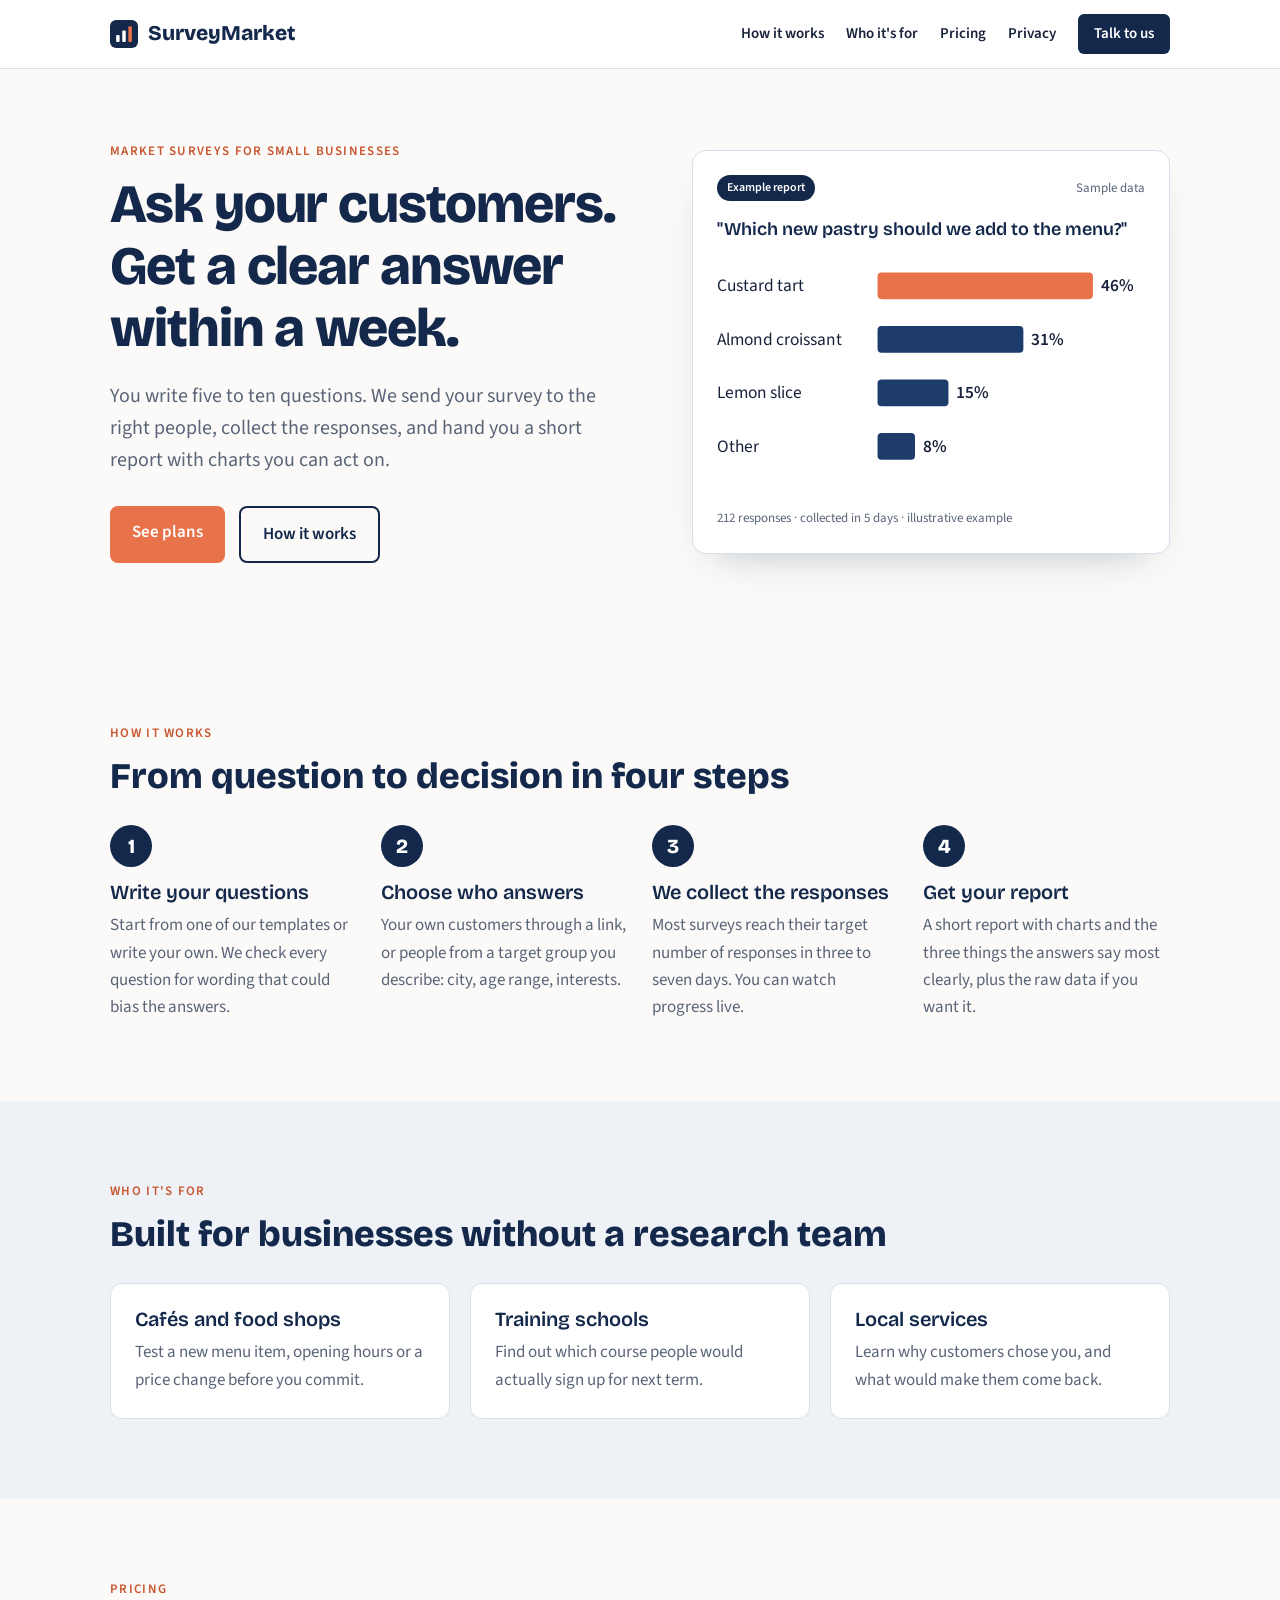
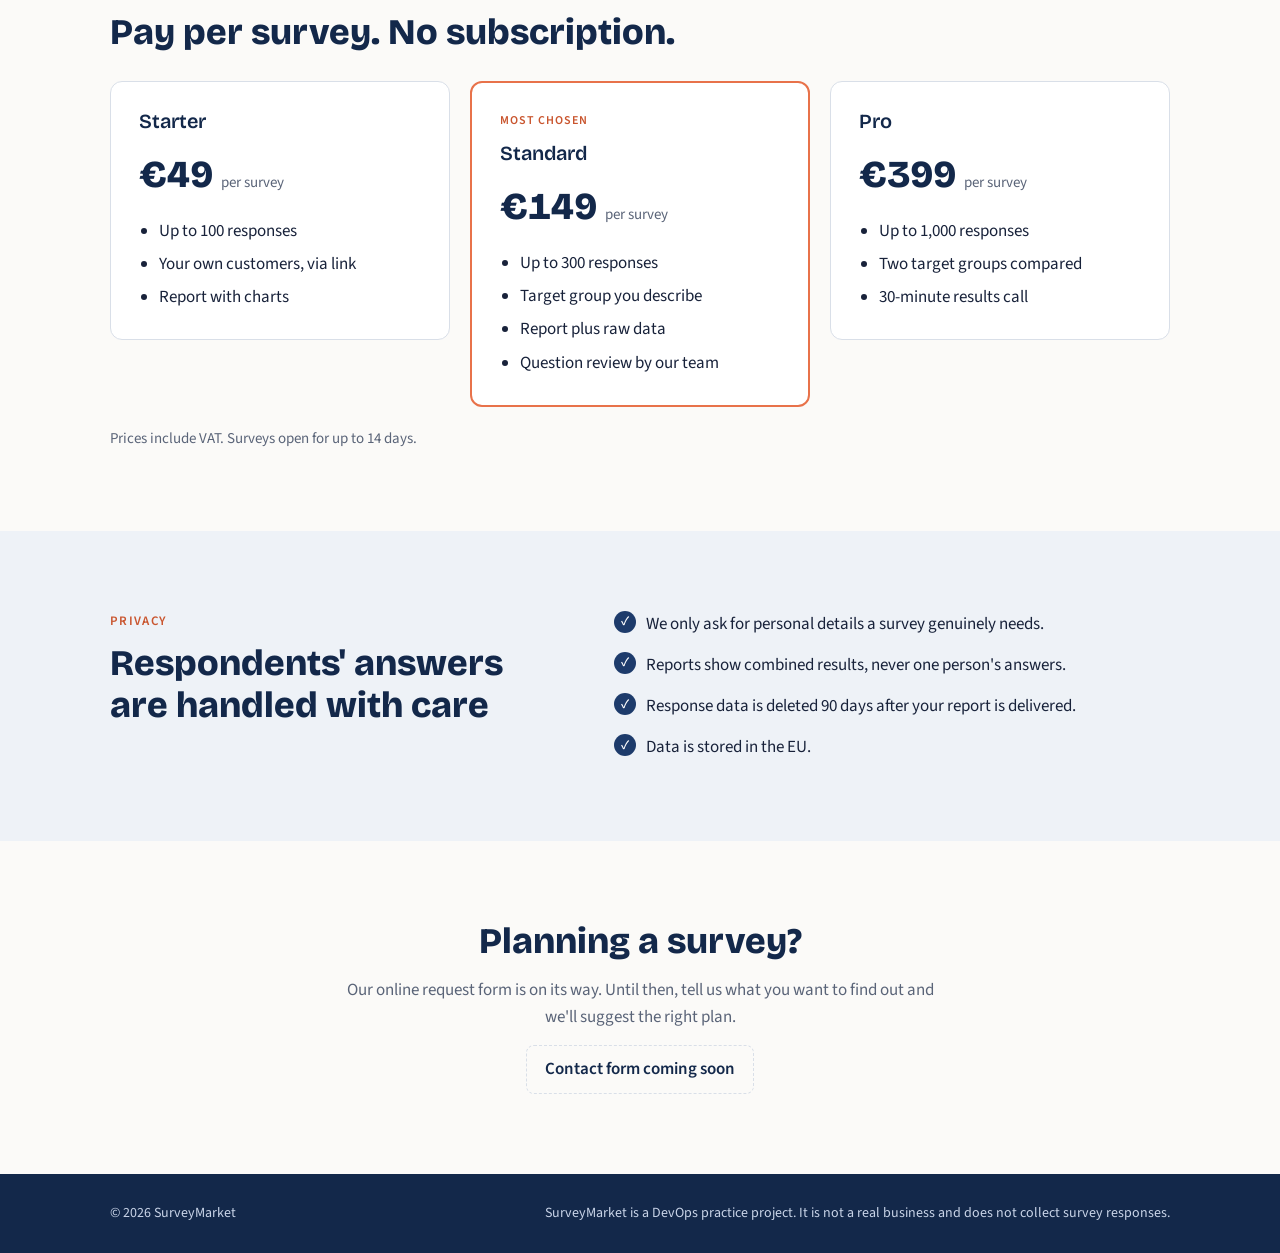
<file: index.html>
<!doctype html>
<html lang="en">
<head>
  <meta charset="utf-8">
  <meta name="viewport" content="width=device-width, initial-scale=1">
  <title>SurveyMarket | Quick market surveys for small businesses</title>
  <meta name="description" content="SurveyMarket helps small businesses ask their customers the right questions and get a clear answer within a week.">
  <link rel="icon" href="assets/favicon.svg" type="image/svg+xml">
  <link rel="preconnect" href="https://fonts.googleapis.com">
  <link rel="preconnect" href="https://fonts.gstatic.com" crossorigin>
  <link rel="stylesheet" href="https://fonts.googleapis.com/css2?family=Bricolage+Grotesque:opsz,wght@12..96,600;12..96,800&family=Source+Sans+3:wght@400;600&display=swap">
  <link rel="stylesheet" href="styles.css">
</head>
<body>

  <header class="site-header">
    <div class="container header-row">
      <a class="brand" href="#top" aria-label="SurveyMarket home">
        <img src="assets/favicon.svg" alt="" width="28" height="28">
        <span>SurveyMarket</span>
      </a>
      <nav class="nav" aria-label="Main">
        <a href="#how">How it works</a>
        <a href="#who">Who it's for</a>
        <a href="#pricing">Pricing</a>
        <a href="#privacy">Privacy</a>
        <a class="nav-cta" href="#contact">Talk to us</a>
      </nav>
    </div>
  </header>

  <main id="top">

    <section class="hero">
      <div class="container hero-grid">
        <div>
          <p class="eyebrow">Market surveys for small businesses</p>
          <h1>Ask your customers. Get a clear answer within a week.</h1>
          <p class="lede">You write five to ten questions. We send your survey to the right people, collect the responses, and hand you a short report with charts you can act on.</p>
          <div class="hero-actions">
            <a class="btn btn-primary" href="#pricing">See plans</a>
            <a class="btn btn-ghost" href="#how">How it works</a>
          </div>
        </div>

        <figure class="report-card" aria-labelledby="report-caption">
          <div class="report-head">
            <span class="report-tag">Example report</span>
            <span class="report-meta">Sample data</span>
          </div>
          <p class="report-q">"Which new pastry should we add to the menu?"</p>
          <svg class="chart" viewBox="0 0 320 170" role="img" aria-label="Bar chart: Custard tart 46 percent, Almond croissant 31 percent, Lemon slice 15 percent, Other 8 percent">
            <g class="chart-labels">
              <text x="0" y="24">Custard tart</text>
              <text x="0" y="64">Almond croissant</text>
              <text x="0" y="104">Lemon slice</text>
              <text x="0" y="144">Other</text>
            </g>
            <g class="chart-bars">
              <rect x="120" y="10" width="161" height="20" rx="3"></rect>
              <rect x="120" y="50" width="109" height="20" rx="3"></rect>
              <rect x="120" y="90" width="53" height="20" rx="3"></rect>
              <rect x="120" y="130" width="28" height="20" rx="3"></rect>
            </g>
            <g class="chart-values">
              <text x="287" y="24">46%</text>
              <text x="235" y="64">31%</text>
              <text x="179" y="104">15%</text>
              <text x="154" y="144">8%</text>
            </g>
          </svg>
          <figcaption id="report-caption">212 responses · collected in 5 days · illustrative example</figcaption>
        </figure>
      </div>
    </section>

    <section id="how" class="section">
      <div class="container">
        <p class="eyebrow">How it works</p>
        <h2>From question to decision in four steps</h2>
        <ol class="steps">
          <li>
            <h3>Write your questions</h3>
            <p>Start from one of our templates or write your own. We check every question for wording that could bias the answers.</p>
          </li>
          <li>
            <h3>Choose who answers</h3>
            <p>Your own customers through a link, or people from a target group you describe: city, age range, interests.</p>
          </li>
          <li>
            <h3>We collect the responses</h3>
            <p>Most surveys reach their target number of responses in three to seven days. You can watch progress live.</p>
          </li>
          <li>
            <h3>Get your report</h3>
            <p>A short report with charts and the three things the answers say most clearly, plus the raw data if you want it.</p>
          </li>
        </ol>
      </div>
    </section>

    <section id="who" class="section section-alt">
      <div class="container">
        <p class="eyebrow">Who it's for</p>
        <h2>Built for businesses without a research team</h2>
        <div class="cards">
          <article class="card">
            <h3>Cafés and food shops</h3>
            <p>Test a new menu item, opening hours or a price change before you commit.</p>
          </article>
          <article class="card">
            <h3>Training schools</h3>
            <p>Find out which course people would actually sign up for next term.</p>
          </article>
          <article class="card">
            <h3>Local services</h3>
            <p>Learn why customers chose you, and what would make them come back.</p>
          </article>
        </div>
      </div>
    </section>

    <section id="pricing" class="section">
      <div class="container">
        <p class="eyebrow">Pricing</p>
        <h2>Pay per survey. No subscription.</h2>
        <div class="plans">
          <article class="plan">
            <h3>Starter</h3>
            <p class="price">€49 <span>per survey</span></p>
            <ul>
              <li>Up to 100 responses</li>
              <li>Your own customers, via link</li>
              <li>Report with charts</li>
            </ul>
          </article>
          <article class="plan plan-featured">
            <p class="plan-flag">Most chosen</p>
            <h3>Standard</h3>
            <p class="price">€149 <span>per survey</span></p>
            <ul>
              <li>Up to 300 responses</li>
              <li>Target group you describe</li>
              <li>Report plus raw data</li>
              <li>Question review by our team</li>
            </ul>
          </article>
          <article class="plan">
            <h3>Pro</h3>
            <p class="price">€399 <span>per survey</span></p>
            <ul>
              <li>Up to 1,000 responses</li>
              <li>Two target groups compared</li>
              <li>30-minute results call</li>
            </ul>
          </article>
        </div>
        <p class="note">Prices include VAT. Surveys open for up to 14 days.</p>
      </div>
    </section>

    <section id="privacy" class="section section-alt">
      <div class="container privacy">
        <div>
          <p class="eyebrow">Privacy</p>
          <h2>Respondents' answers are handled with care</h2>
        </div>
        <ul class="checks">
          <li>We only ask for personal details a survey genuinely needs.</li>
          <li>Reports show combined results, never one person's answers.</li>
          <li>Response data is deleted 90 days after your report is delivered.</li>
          <li>Data is stored in the EU.</li>
        </ul>
      </div>
    </section>

    <section id="contact" class="section">
      <div class="container contact">
        <h2>Planning a survey?</h2>
        <p>Our online request form is on its way. Until then, tell us what you want to find out and we'll suggest the right plan.</p>
        <p class="contact-soon">Contact form coming soon</p>
      </div>
    </section>

  </main>

  <footer class="site-footer">
    <div class="container footer-row">
      <p>&copy; 2026 SurveyMarket</p>
      <p class="practice">SurveyMarket is a DevOps practice project. It is not a real business and does not collect survey responses.</p>
    </div>
  </footer>

</body>
</html>
</file>
<file: styles.css>
/* SurveyMarket website styles */
:root {
  --navy: #13284a;
  --navy-2: #1d3b6b;
  --accent: #e8724a;
  --accent-dark: #c9552e;
  --bg: #fbfaf8;
  --bg-alt: #eef2f7;
  --ink: #18223a;
  --muted: #5a6478;
  --line: #d9dfe8;
  --white: #ffffff;
  --display: "Bricolage Grotesque", "Helvetica Neue", Arial, sans-serif;
  --body: "Source Sans 3", "Segoe UI", Arial, sans-serif;
}

* { box-sizing: border-box; }
html { scroll-behavior: smooth; }
body {
  margin: 0;
  background: var(--bg);
  color: var(--ink);
  font-family: var(--body);
  font-size: 17px;
  line-height: 1.6;
}
img { max-width: 100%; }
h1, h2, h3 { font-family: var(--display); line-height: 1.15; margin: 0; text-wrap: balance; }
h1 { font-size: clamp(34px, 5vw, 54px); font-weight: 800; color: var(--navy); letter-spacing: -0.02em; }
h2 { font-size: clamp(26px, 3.4vw, 36px); font-weight: 800; color: var(--navy); margin-bottom: 28px; }
h3 { font-size: 20px; font-weight: 600; color: var(--navy); }
p { margin: 0; }
a { color: var(--navy-2); }
a:focus-visible, .btn:focus-visible { outline: 3px solid var(--accent); outline-offset: 3px; }

.container { max-width: 1100px; margin: 0 auto; padding: 0 20px; }
.eyebrow {
  font-size: 13px; font-weight: 600; letter-spacing: 0.1em; text-transform: uppercase;
  color: var(--accent-dark); margin-bottom: 12px;
}

/* Header */
.site-header { background: var(--white); border-bottom: 1px solid var(--line); position: sticky; top: 0; z-index: 10; }
.header-row { display: flex; align-items: center; justify-content: space-between; gap: 16px; min-height: 68px; flex-wrap: wrap; }
.brand { display: flex; align-items: center; gap: 10px; font-family: var(--display); font-weight: 800; font-size: 21px; color: var(--navy); text-decoration: none; }
.nav { display: flex; gap: 22px; align-items: center; flex-wrap: wrap; }
.nav a { color: var(--ink); text-decoration: none; font-weight: 600; font-size: 15px; }
.nav a:hover { color: var(--accent-dark); }
.nav-cta { background: var(--navy); color: var(--white) !important; padding: 8px 16px; border-radius: 6px; }

/* Buttons */
.btn { display: inline-block; padding: 13px 22px; border-radius: 8px; font-weight: 600; text-decoration: none; }
.btn-primary { background: var(--accent); color: var(--white); }
.btn-primary:hover { background: var(--accent-dark); }
.btn-ghost { border: 2px solid var(--navy); color: var(--navy); }

/* Hero */
.hero { padding: 72px 0 80px; }
.hero-grid { display: grid; grid-template-columns: 1.1fr 1fr; gap: 56px; align-items: center; }
.lede { font-size: 20px; color: var(--muted); margin-top: 20px; max-width: 34em; }
.hero-actions { display: flex; gap: 14px; margin-top: 30px; flex-wrap: wrap; }

.report-card { margin: 0; background: var(--white); border: 1px solid var(--line); border-radius: 14px; padding: 24px; box-shadow: 0 18px 40px -24px rgba(19, 40, 74, 0.35); }
.report-head { display: flex; justify-content: space-between; align-items: center; margin-bottom: 14px; }
.report-tag { background: var(--navy); color: var(--white); font-size: 12px; font-weight: 600; padding: 3px 10px; border-radius: 99px; }
.report-meta { font-size: 13px; color: var(--muted); }
.report-q { font-family: var(--display); font-weight: 600; font-size: 18px; color: var(--navy); margin-bottom: 16px; }
.chart { width: 100%; height: auto; }
.chart-labels text { font-family: var(--body); font-size: 13px; fill: var(--ink); }
.chart-bars rect { fill: var(--navy-2); }
.chart-bars rect:first-child { fill: var(--accent); }
.chart-values text { font-family: var(--body); font-size: 13px; font-weight: 600; fill: var(--ink); }
.report-card figcaption { font-size: 13px; color: var(--muted); margin-top: 12px; }

/* Sections */
.section { padding: 80px 0; }
.section-alt { background: var(--bg-alt); }

.steps { list-style: none; counter-reset: step; padding: 0; margin: 0; display: grid; grid-template-columns: repeat(4, 1fr); gap: 24px; }
.steps li { counter-increment: step; display: grid; gap: 8px; align-content: start; }
.steps li::before {
  content: counter(step); font-family: var(--display); font-weight: 800; font-size: 20px;
  width: 42px; height: 42px; border-radius: 50%; display: grid; place-items: center;
  background: var(--navy); color: var(--white); margin-bottom: 6px;
}
.steps p { color: var(--muted); }

.cards { display: grid; grid-template-columns: repeat(3, 1fr); gap: 20px; }
.card { background: var(--white); border: 1px solid var(--line); border-radius: 12px; padding: 24px; display: grid; gap: 8px; align-content: start; }
.card p { color: var(--muted); }

.plans { display: grid; grid-template-columns: repeat(3, 1fr); gap: 20px; align-items: start; }
.plan { background: var(--white); border: 1px solid var(--line); border-radius: 12px; padding: 28px; display: grid; gap: 12px; }
.plan-featured { border: 2px solid var(--accent); }
.plan-flag { font-size: 12px; font-weight: 600; text-transform: uppercase; letter-spacing: 0.08em; color: var(--accent-dark); }
.price { font-family: var(--display); font-size: 38px; font-weight: 800; color: var(--navy); font-variant-numeric: tabular-nums; }
.price span { font-family: var(--body); font-size: 15px; font-weight: 400; color: var(--muted); }
.plan ul { margin: 0; padding-left: 20px; display: grid; gap: 6px; }
.note { margin-top: 20px; color: var(--muted); font-size: 15px; }

.privacy { display: grid; grid-template-columns: 1fr 1.2fr; gap: 40px; align-items: start; }
.privacy h2 { margin-bottom: 0; }
.checks { list-style: none; padding: 0; margin: 0; display: grid; gap: 14px; }
.checks li { padding-left: 32px; position: relative; }
.checks li::before { content: "✓"; position: absolute; left: 0; top: 0; color: var(--white); background: var(--navy-2); width: 22px; height: 22px; border-radius: 50%; display: grid; place-items: center; font-size: 13px; font-weight: 600; }

.contact { text-align: center; max-width: 640px; display: grid; gap: 14px; justify-items: center; }
.contact h2 { margin-bottom: 0; }
.contact p { color: var(--muted); }
.contact-soon { border: 1px dashed var(--line); padding: 10px 18px; border-radius: 8px; font-weight: 600; color: var(--navy) !important; }

/* Footer */
.site-footer { background: var(--navy); color: #c9d4e8; padding: 28px 0; font-size: 14px; }
.footer-row { display: flex; justify-content: space-between; gap: 16px; flex-wrap: wrap; }
.practice { max-width: 46em; }

/* Error page */
.error-page { min-height: 70vh; display: grid; place-items: center; text-align: center; padding: 60px 20px; }
.error-page .code { font-family: var(--display); font-size: 96px; font-weight: 800; color: var(--accent); line-height: 1; }
.error-page p { color: var(--muted); margin: 12px 0 24px; }

@media (max-width: 860px) {
  .hero-grid, .privacy { grid-template-columns: 1fr; }
  .steps { grid-template-columns: 1fr 1fr; }
  .cards, .plans { grid-template-columns: 1fr; }
  .hero { padding: 48px 0 56px; }
  .section { padding: 56px 0; }
}
@media (max-width: 520px) {
  .steps { grid-template-columns: 1fr; }
  .nav { gap: 14px; }
}
@media (prefers-reduced-motion: reduce) { html { scroll-behavior: auto; } }
</file>
